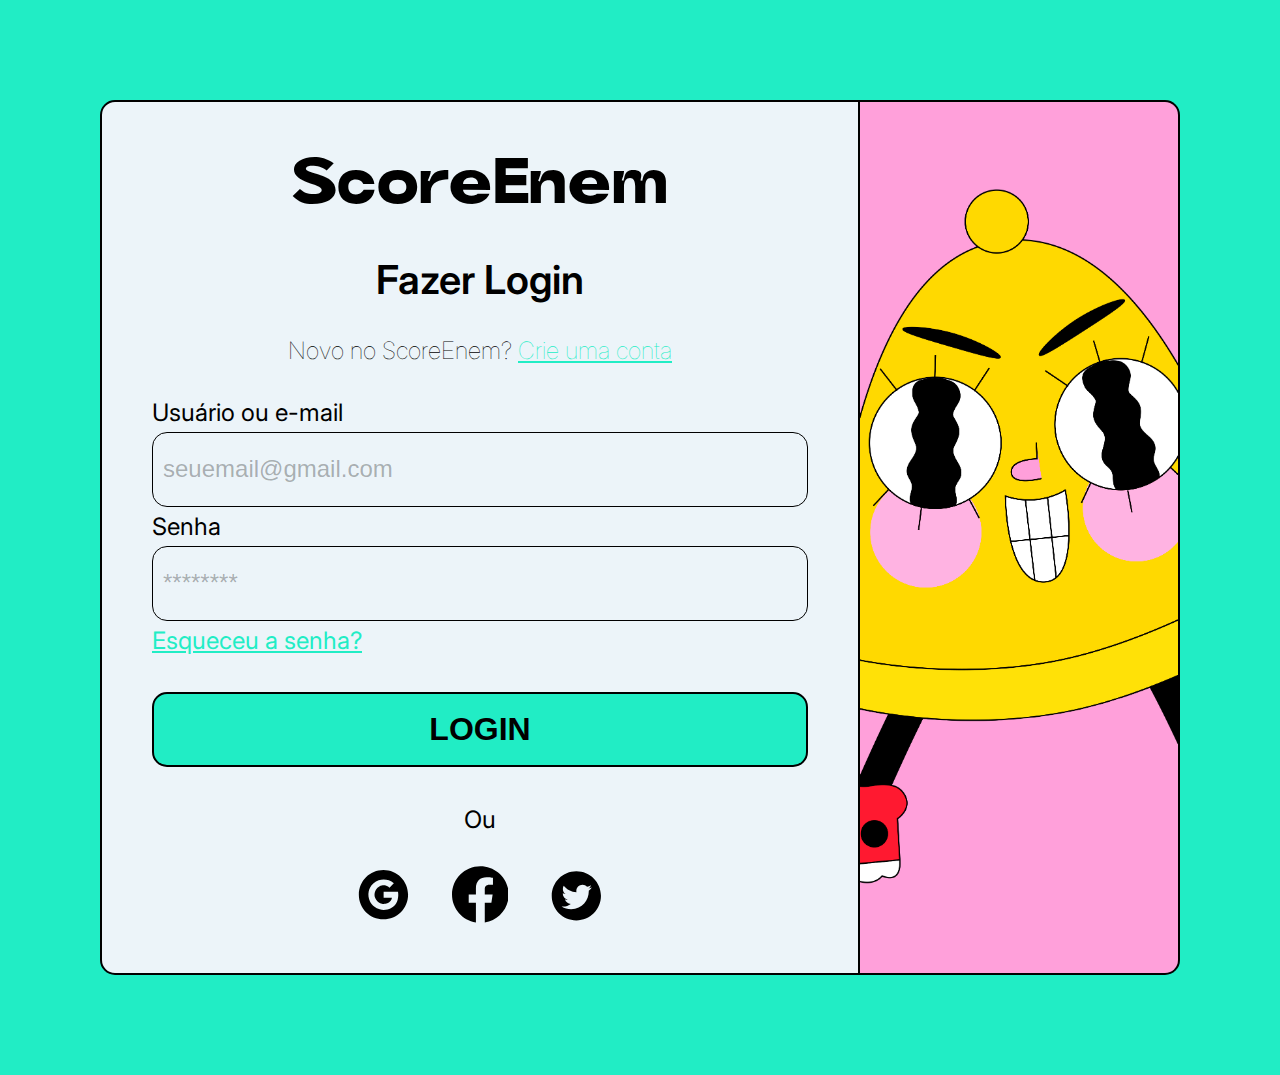
<file: login.html>
<!DOCTYPE html>
<html lang="en">
<head>
    <meta charset="UTF-8">
    <meta http-equiv="X-UA-Compatible" content="IE=edge">
    <meta name="viewport" content="width=device-width, initial-scale=1.0">
    <link rel="stylesheet" href="login.css">
    <title>Login - ScoreEnem</title>
</head>
<body>
    <header></header>
    <main>
        <div id="login-bg">
            <div id="login-form">
                <form action="POST">
                    <h1 id="logo-title">ScoreEnem</h1>
                    <h1>Fazer Login</h1>
                    <h2>Novo no ScoreEnem? <span class="link">Crie uma conta</span></h2>
                    <div>
                        <label>
                            Usuário ou e-mail
                            <input type="text" name="" id="" placeholder="seuemail@gmail.com">
                        </label>
                        <label>
                            Senha
                            <input type="password" name="" id="" placeholder="********">
                            <span class="link">Esqueceu a senha?</span>
                        </label>
                    </div>
                    <input type="submit" value="LOGIN">
                    <p>Ou</p>
                    <div id="form-icons">
                        <?xml version="1.0" ?><svg height="56.6934px" id="Layer_1" style="enable-background:new 0 0 56.6934 56.6934;" version="1.1" viewBox="0 0 56.6934 56.6934" width="56.6934px" xml:space="preserve" xmlns="http://www.w3.org/2000/svg" xmlns:xlink="http://www.w3.org/1999/xlink"><path d="M28.4597,4.0154c-13.6006,0-24.625,11.0273-24.625,24.625c0,13.5996,11.0244,24.623,24.625,24.623  c13.5996,0,24.625-11.0234,24.625-24.623C53.0847,15.0426,42.0593,4.0154,28.4597,4.0154z M42.6077,33.8793  c-0.6971,2.4016-2.0137,4.6364-3.8595,6.3326c-1.7462,1.6122-3.9333,2.7168-6.2449,3.2488  c-2.5577,0.5821-5.2626,0.5976-7.8036-0.084c-2.0137-0.5356-3.9131-1.4954-5.5425-2.7948  c-1.7272-1.3727-3.1511-3.1237-4.1442-5.0933c-1.5282-3.0176-1.9982-6.5501-1.3239-9.8632  c0.2681-1.3298,0.7144-2.6226,1.3256-3.8339c1.7558-3.5151,4.9224-6.2962,8.6412-7.5694c3.3-1.1421,6.9968-1.1165,10.2748,0.09  c1.8207,0.6685,3.4871,1.726,4.9086,3.0414c-0.4755,0.5165-0.9914,0.9974-1.4823,1.5002c-0.936,0.9342-1.869,1.8719-2.8068,2.8043  c-0.9276-0.8859-2.0602-1.5591-3.2887-1.9321c-1.4454-0.4373-3.0021-0.4975-4.4785-0.1823  c-1.7242,0.3694-3.3245,1.2702-4.5554,2.5303c-0.9979,1.0104-1.7576,2.252-2.2139,3.5961c-0.6577,1.9071-0.653,4.0311-0.003,5.9399  c0.6357,1.8767,1.8737,3.5443,3.496,4.684c1.0146,0.7155,2.1776,1.2231,3.396,1.4662c1.1981,0.2425,2.4391,0.2163,3.6402,0.0114  c1.1934-0.2091,2.351-0.6488,3.3584-1.3262c1.6027-1.0706,2.7328-2.8097,3.054-4.7114c-2.7704-0.0012-5.5414-0.0006-8.3124,0  c-0.0035-1.9839-0.0005-3.9685-0.0012-5.953c4.7847-0.0006,9.5694-0.0018,14.3541,0.0005  C43.4728,28.4631,43.3679,31.2596,42.6077,33.8793z"/></svg>
                        <?xml version="1.0" ?><!DOCTYPE svg  PUBLIC '-//W3C//DTD SVG 1.1//EN'  'http://www.w3.org/Graphics/SVG/1.1/DTD/svg11.dtd'><svg height="56.693px" style="fill-rule:evenodd;clip-rule:evenodd;stroke-linejoin:round;stroke-miterlimit:2;" version="1.1" viewBox="0 0 512 512" width="56.693px" xml:space="preserve" xmlns="http://www.w3.org/2000/svg" xmlns:serif="http://www.serif.com/" xmlns:xlink="http://www.w3.org/1999/xlink"><path d="M512,257.555c0,-141.385 -114.615,-256 -256,-256c-141.385,0 -256,114.615 -256,256c0,127.777 93.616,233.685 216,252.89l0,-178.89l-65,0l0,-74l65,0l0,-56.4c0,-64.16 38.219,-99.6 96.695,-99.6c28.009,0 57.305,5 57.305,5l0,63l-32.281,0c-31.801,0 -41.719,19.733 -41.719,39.978l0,48.022l71,0l-11.35,74l-59.65,0l0,178.89c122.385,-19.205 216,-125.113 216,-252.89Z" style="fill-rule:nonzero;"/></svg>
                        <?xml version="1.0" ?><!DOCTYPE svg  PUBLIC '-//W3C//DTD SVG 1.1//EN'  'http://www.w3.org/Graphics/SVG/1.1/DTD/svg11.dtd'><svg enable-background="new 0 0 56.693 56.693" height="56.693px" id="Layer_1" version="1.1" viewBox="0 0 56.693 56.693" width="56.693px" xml:space="preserve" xmlns="http://www.w3.org/2000/svg" xmlns:xlink="http://www.w3.org/1999/xlink"><path d="M28.348,5.157c-13.6,0-24.625,11.027-24.625,24.625c0,13.6,11.025,24.623,24.625,24.623c13.6,0,24.623-11.023,24.623-24.623  C52.971,16.184,41.947,5.157,28.348,5.157z M40.752,24.817c0.013,0.266,0.018,0.533,0.018,0.803c0,8.201-6.242,17.656-17.656,17.656  c-3.504,0-6.767-1.027-9.513-2.787c0.486,0.057,0.979,0.086,1.48,0.086c2.908,0,5.584-0.992,7.707-2.656  c-2.715-0.051-5.006-1.846-5.796-4.311c0.378,0.074,0.767,0.111,1.167,0.111c0.566,0,1.114-0.074,1.635-0.217  c-2.84-0.57-4.979-3.08-4.979-6.084c0-0.027,0-0.053,0.001-0.08c0.836,0.465,1.793,0.744,2.811,0.777  c-1.666-1.115-2.761-3.012-2.761-5.166c0-1.137,0.306-2.204,0.84-3.12c3.061,3.754,7.634,6.225,12.792,6.483  c-0.106-0.453-0.161-0.928-0.161-1.414c0-3.426,2.778-6.205,6.206-6.205c1.785,0,3.397,0.754,4.529,1.959  c1.414-0.277,2.742-0.795,3.941-1.506c-0.465,1.45-1.448,2.666-2.73,3.433c1.257-0.15,2.453-0.484,3.565-0.977  C43.018,22.849,41.965,23.942,40.752,24.817z"/></svg>
                    </div>
                </form>
            </div>
        </div>
        <div id="login-sidebg">
            <img src="imgs/sino.png" alt="" srcset="">
        </div>
    </main>
    <footer></footer>
</body>
</html>
</file>
<file: login.css>
@import url('https://fonts.googleapis.com/css2?family=Inter:wght@300;400;600;700&display=swap');

@font-face {
    font-family: trap;
    src: url(fonts/Trap-Black.otf);
}

*{
    box-sizing: border-box;
}

body{
    background-color: #21EDC5;
    height: 100vh;
    margin: 0;
    font-family: 'Inter', sans-serif;
    font-weight: 400;
}

main{
    display: flex;
    padding: 100px;
}

#login-bg {
    display: inline-block;
    box-sizing: border-box;
    background-color: #ECF4F9;
    width: 760px;
    height: 875px;
    border: 2px solid black;
    border-radius: 15px 0 0 15px;
    padding: 50px;
}

#logo-title{
    font-family: trap;
    font-size: 4em;
    text-align: center;
    width: 100%;
}

h1{
    font-size: 2.5em;
    font-weight: 600;
    margin: 0;
}

h2{
    font-size: 1.5em;
    font-weight: lighter;
    margin: 0;
}

#login-form{
    height: 100%;
}

#login-form form{
    display: flex;
    justify-content: space-between;
    width: 100%;
    flex-wrap: wrap;
    align-items: center;
    box-sizing: border-box;
    align-content: center;
    flex-direction: column;
    height: 100%;
}

label{
    font-size: 1.5em;
    width: 100%;
    margin: 20px 0;
}

input{
    width: 100%;
    height: 75px;
    background-color: rgba(0,0,0,0);
    border: 1px solid black;
    border-radius: 15px;
    margin: 5px 0;
    cursor: text;
    font-size: 1em;
    padding: 10px;
    font-weight: lighter;
}

input:focus{
    outline: none;
    border: 2px solid black;
}

input::placeholder{
    color: rgba(0,0,0,0.3);
}

input[type=submit]{
    background-color: #21EDC5;
    font-weight: bolder;
    font-size: 2em;
    border: 2px solid black;
    transition: all 150ms ease-out;
    cursor: pointer;
}

input[type=submit]:hover{
    box-shadow: rgba(33, 237, 197, .75) 0px 7px 29px 0px;
}

.link{
    color: #21EDC5;
    text-decoration: underline;
    cursor: pointer;
}

p{
    font-size: 1.5em;
    margin: 0;
}

#login-sidebg {
    display: flex;
    justify-content: center;
    align-items: center;
    width: 100%;
    height: 875px;
    background-color: #ffa0da;
    border-radius: 0 15px 15px 0;
    border: 2px solid black;
    border-left: 0;
    flex: 2;
    overflow: hidden;
}

#login-sidebg img {
    height: 80%;
    object-fit: cover;
}

#form-icons{
    display: flex;
    justify-content: space-evenly;
    align-items: center;
    width: 50%;
}
</file>
